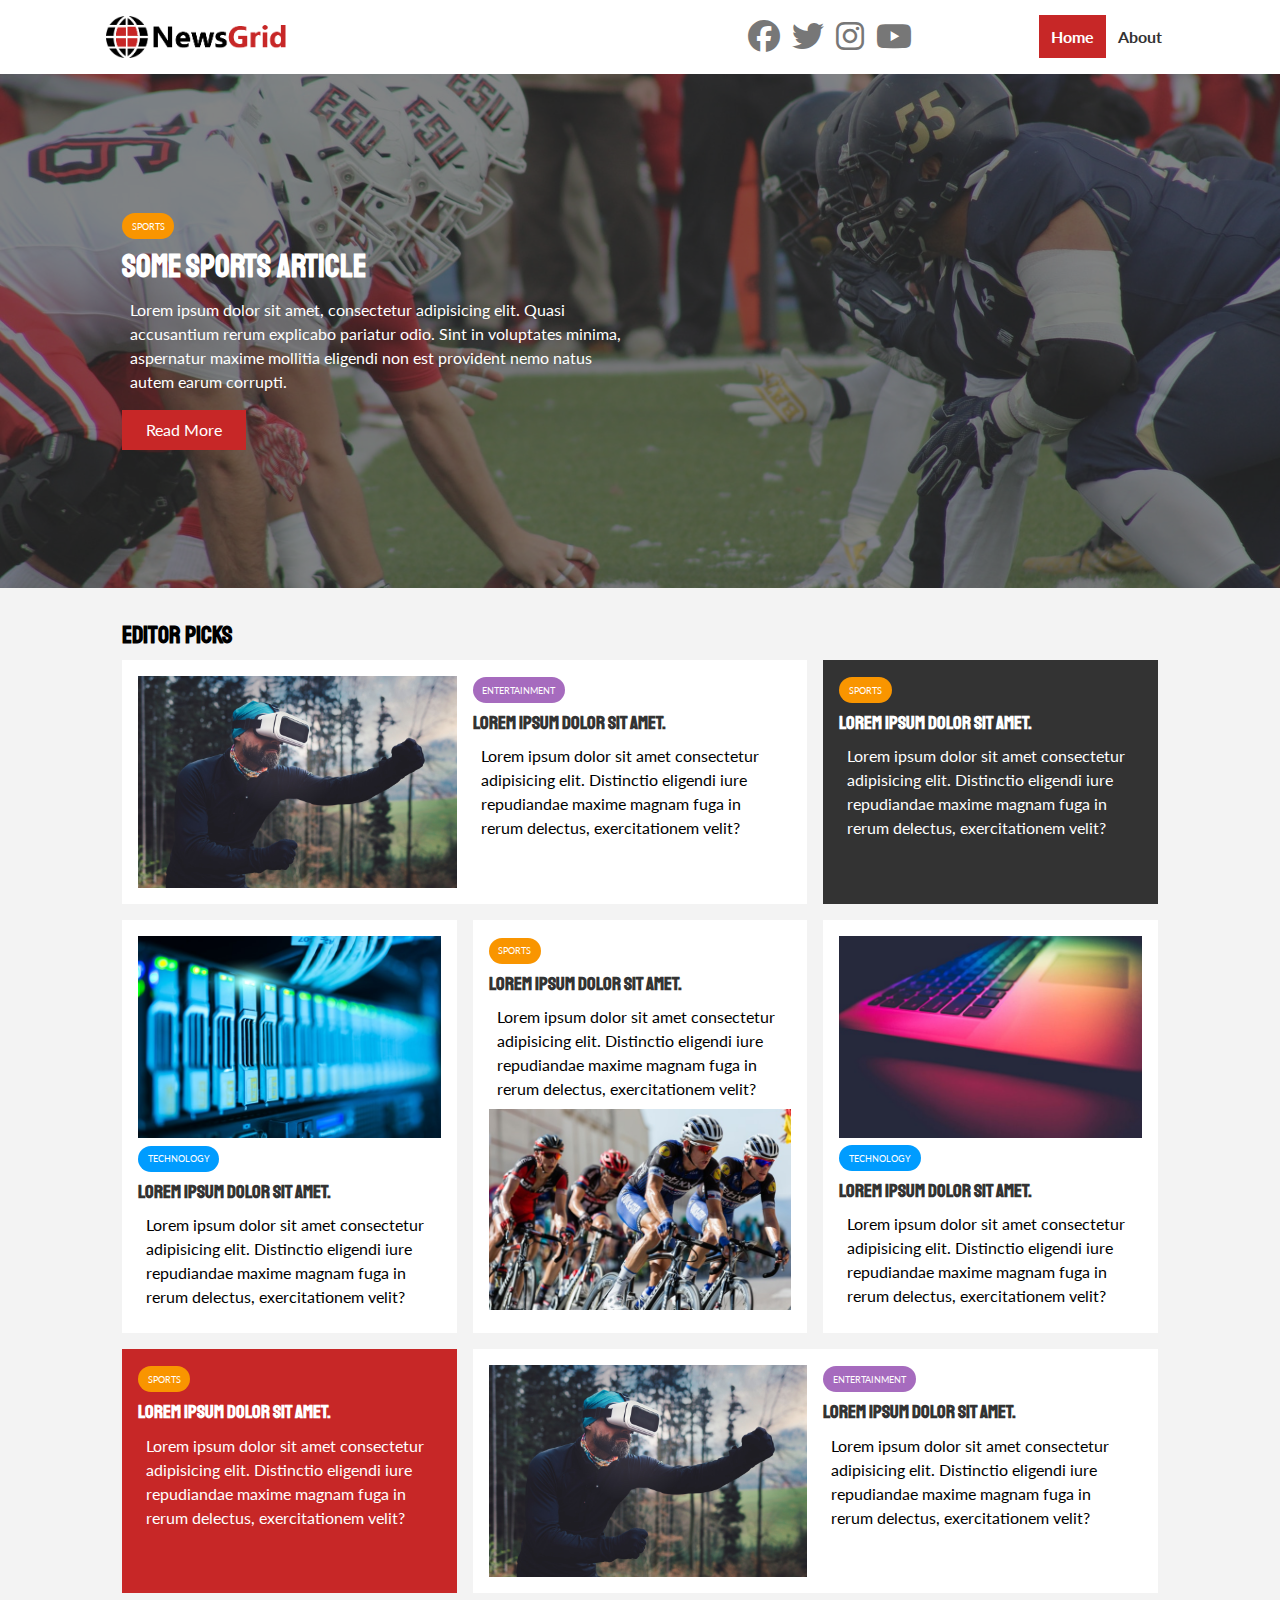
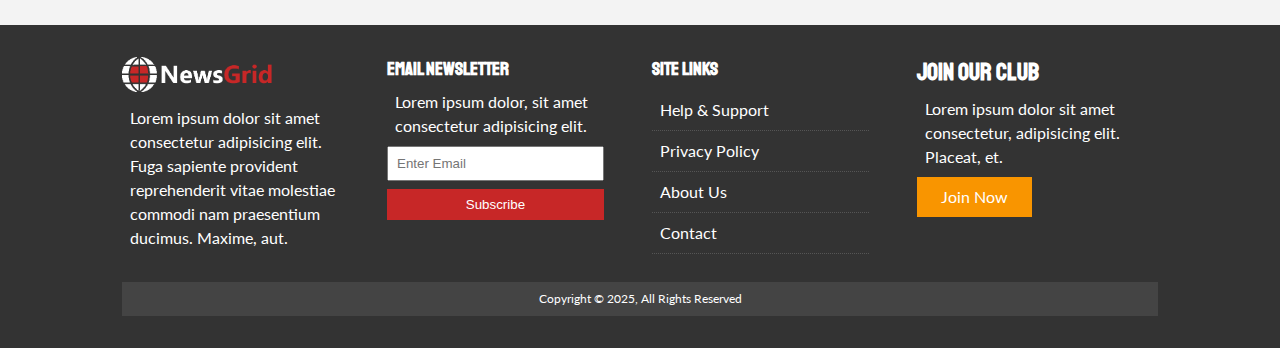
<file: index.html>
<!DOCTYPE html>
<html lang="en">
  <head>
    <meta charset="UTF-8" />
    <meta name="viewport" content="width=device-width, initial-scale=1.0" />
    <link
      rel="stylesheet"
      href="https://cdnjs.cloudflare.com/ajax/libs/font-awesome/6.7.2/css/all.min.css"
      integrity="sha512-Evv84Mr4kqVGRNSgIGL/F/aIDqQb7xQ2vcrdIwxfjThSH8CSR7PBEakCr51Ck+w+/U6swU2Im1vVX0SVk9ABhg=="
      crossorigin="anonymous"
      referrerpolicy="no-referrer"
    />
    <link rel="preconnect" href="https://fonts.googleapis.com" />
    <link rel="preconnect" href="https://fonts.gstatic.com" crossorigin />
    <link
      href="https://fonts.googleapis.com/css2?family=Lato&family=Staatliches&display=swap"
      rel="stylesheet"
    />
    <link rel="stylesheet" href="css/style.css" />
    <link
      rel="stylesheet"
      media="screen and (max-width: 768px)"
      href="css/mobile.css"
    />
    <link rel="shortcut icon" href="favicon.ico" type="image/x-icon" />
    <title>NewGrid | Latest News</title>
  </head>
  <body>
    <nav id="main-nav">
      <div class="container">
        <img src="img/logo.png" alt="NewGrid" class="logo" />
        <div class="social">
          <a href="http:facebook.com" target="_blank"
            ><i class="fab fa-facebook fa-2x"></i
          ></a>
          <a href="http:twitter.com" target="_blank"
            ><i class="fab fa-twitter fa-2x"></i
          ></a>
          <a href="http:instagram.com" target="_blank"
            ><i class="fab fa-instagram fa-2x"></i
          ></a>
          <a href="http:youtube.com" target="_blank"
            ><i class="fab fa-youtube fa-2x"></i
          ></a>
        </div>
        <ul>
          <li><a class="current" href="index.html">Home</a></li>
          <li><a href="about.html">About</a></li>
        </ul>
      </div>
    </nav>

    <!-- Showcase  -->
    <header id="showcase">
      <div class="container">
        <div class="showcase-container">
          <div class="showcase-content">
            <div class="category category-sports">Sports</div>
            <h1>Some Sports Article</h1>
            <p>
              Lorem ipsum dolor sit amet, consectetur adipisicing elit. Quasi
              accusantium rerum explicabo pariatur odio. Sint in voluptates
              minima, aspernatur maxime mollitia eligendi non est provident nemo
              natus autem earum corrupti.
            </p>
            <a href="article.html" class="btn btn-primary">Read More</a>
          </div>
        </div>
      </div>
    </header>

    <!-- Home Article -->
    <section id="home-articles" class="py-2">
      <div class="container">
        <h2>Editor Picks</h2>
        <div class="articles-container">
          <article class="card">
            <img src="img/articles/ent1.jpg" alt="" />
            <div>
              <div class="category category-ent">Entertainment</div>
              <h3>
                <a href="article.html">Lorem ipsum dolor sit amet.</a>
              </h3>
              <p>
                Lorem ipsum dolor sit amet consectetur adipisicing elit.
                Distinctio eligendi iure repudiandae maxime magnam fuga in rerum
                delectus, exercitationem velit?
              </p>
            </div>
          </article>
          <article class="card bg-dark">
            <div class="category category-sports">Sports</div>
            <h3>
              <a href="article.html">Lorem ipsum dolor sit amet.</a>
            </h3>
            <p>
              Lorem ipsum dolor sit amet consectetur adipisicing elit.
              Distinctio eligendi iure repudiandae maxime magnam fuga in rerum
              delectus, exercitationem velit?
            </p>
          </article>
          <article class="card">
            <img src="img/articles/tech1.jpg" alt="" />
            <div class="category category-tech">Technology</div>
            <h3>
              <a href="article.html">Lorem ipsum dolor sit amet.</a>
            </h3>
            <p>
              Lorem ipsum dolor sit amet consectetur adipisicing elit.
              Distinctio eligendi iure repudiandae maxime magnam fuga in rerum
              delectus, exercitationem velit?
            </p>
          </article>
          <article class="card">
            <div class="category category-sports">Sports</div>
            <h3>
              <a href="article.html">Lorem ipsum dolor sit amet.</a>
            </h3>
            <p>
              Lorem ipsum dolor sit amet consectetur adipisicing elit.
              Distinctio eligendi iure repudiandae maxime magnam fuga in rerum
              delectus, exercitationem velit?
            </p>
            <img src="img/articles/sports1.jpg" alt="" />
          </article>
          <article class="card">
            <img src="img/articles/tech2.jpg" alt="" />
            <div class="category category-tech">Technology</div>
            <h3>
              <a href="article.html">Lorem ipsum dolor sit amet.</a>
            </h3>
            <p>
              Lorem ipsum dolor sit amet consectetur adipisicing elit.
              Distinctio eligendi iure repudiandae maxime magnam fuga in rerum
              delectus, exercitationem velit?
            </p>
          </article>
          <article class="card bg-primary">
            <div class="category category-sports">Sports</div>
            <h3>
              <a href="article.html">Lorem ipsum dolor sit amet.</a>
            </h3>
            <p>
              Lorem ipsum dolor sit amet consectetur adipisicing elit.
              Distinctio eligendi iure repudiandae maxime magnam fuga in rerum
              delectus, exercitationem velit?
            </p>
          </article>
          <article class="card">
            <img src="img/articles/ent1.jpg" alt="" />
            <div>
              <div class="category category-ent">Entertainment</div>
              <h3>
                <a href="article.html">Lorem ipsum dolor sit amet.</a>
              </h3>
              <p>
                Lorem ipsum dolor sit amet consectetur adipisicing elit.
                Distinctio eligendi iure repudiandae maxime magnam fuga in rerum
                delectus, exercitationem velit?
              </p>
            </div>
          </article>
        </div>
      </div>
    </section>
    <!-- Footer -->
    <footer id="main-footer" class="py-2">
      <div class="container footer-container">
        <div>
          <img src="img/logo_light.png" alt="NewGrid" />
          <p>
            Lorem ipsum dolor sit amet consectetur adipisicing elit. Fuga
            sapiente provident reprehenderit vitae molestiae commodi nam
            praesentium ducimus. Maxime, aut.
          </p>
        </div>
        <div>
          <h3>Email Newsletter</h3>
          <p>Lorem ipsum dolor, sit amet consectetur adipisicing elit.</p>
          <form name="contact" method="POST" netlify>
            <input type="email" name="email" placeholder="Enter Email" />
            <input type="submit" value="Subscribe" class="btn btn-primary" />
          </form>
        </div>
        <div>
          <h3>Site Links</h3>
          <ul class="list">
            <li><a href="">Help & Support</a></li>
            <li><a href="">Privacy Policy</a></li>
            <li><a href="">About Us</a></li>
            <li><a href="">Contact</a></li>
          </ul>
        </div>
        <div>
          <h2>Join Our Club</h2>
          <p>
            Lorem ipsum dolor sit amet consectetur, adipisicing elit. Placeat,
            et.
          </p>
          <a href="" class="btn btn-secondary">Join Now</a>
        </div>
        <div>Copyright &copy; 2025, All Rights Reserved</div>
      </div>
    </footer>
  </body>
</html>
</file>
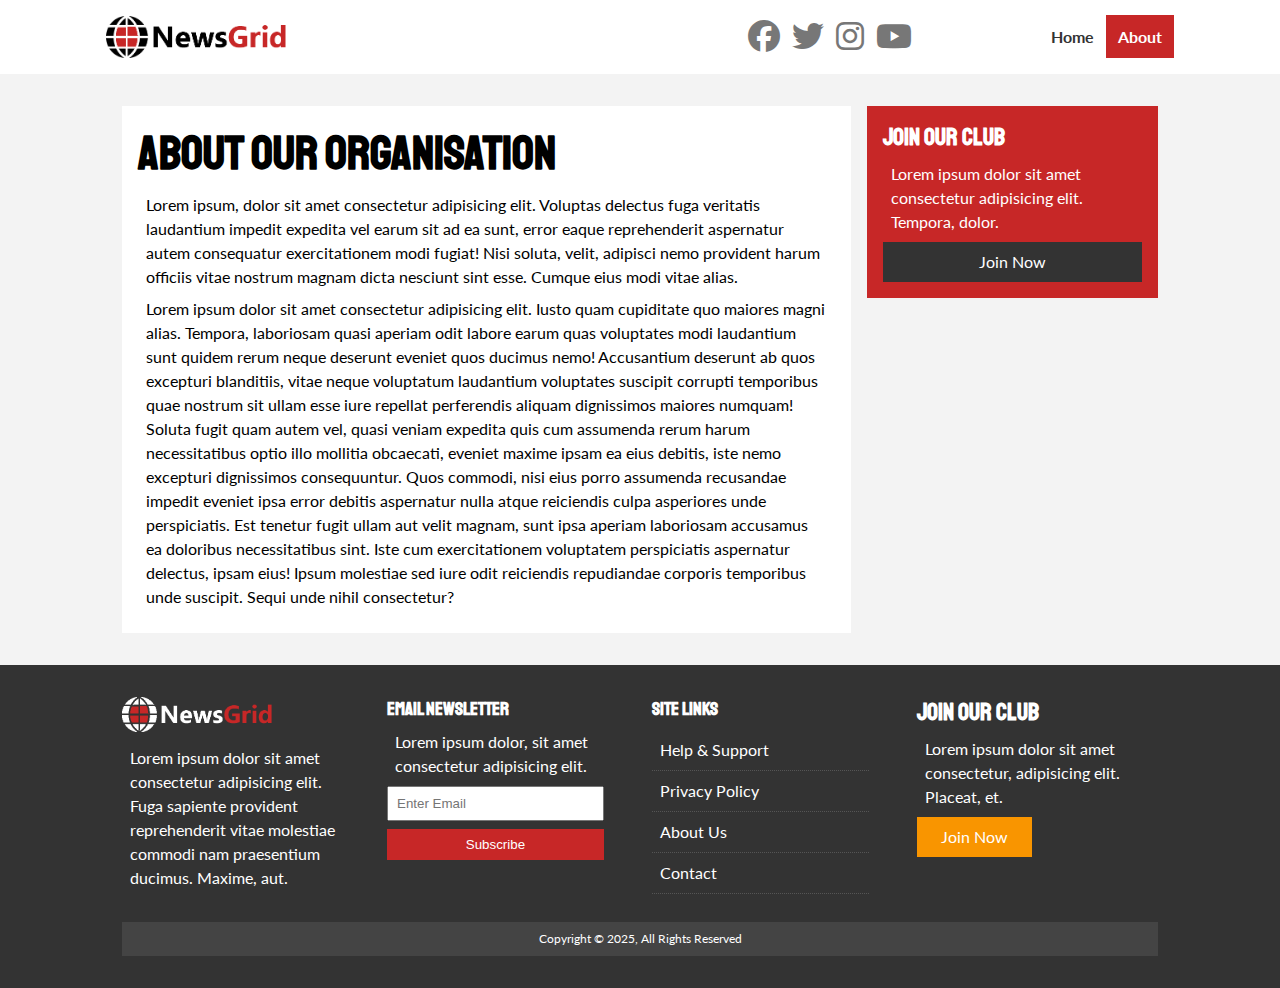
<file: about.html>
<!DOCTYPE html>
<html lang="en">
  <head>
    <meta charset="UTF-8" />
    <meta name="viewport" content="width=device-width, initial-scale=1.0" />
    <link
      rel="stylesheet"
      href="https://cdnjs.cloudflare.com/ajax/libs/font-awesome/6.7.2/css/all.min.css"
      integrity="sha512-Evv84Mr4kqVGRNSgIGL/F/aIDqQb7xQ2vcrdIwxfjThSH8CSR7PBEakCr51Ck+w+/U6swU2Im1vVX0SVk9ABhg=="
      crossorigin="anonymous"
      referrerpolicy="no-referrer"
    />
    <link rel="preconnect" href="https://fonts.googleapis.com" />
    <link rel="preconnect" href="https://fonts.gstatic.com" crossorigin />
    <link
      href="https://fonts.googleapis.com/css2?family=Lato&family=Staatliches&display=swap"
      rel="stylesheet"
    />
    <link rel="stylesheet" href="css/style.css" />
    <link
      rel="stylesheet"
      media="screen and (max-width: 768px)"
      href="css/mobile.css"
    />
    <link rel="shortcut icon" href="favicon.ico" type="image/x-icon" />
    <title>NewGrid | About</title>
  </head>
  <body>
    <nav id="main-nav">
      <div class="container">
        <img src="img/logo.png" alt="NewGrid" class="logo" />
        <div class="social">
          <a href="http:facebook.com" target="_blank"
            ><i class="fab fa-facebook fa-2x"></i
          ></a>
          <a href="http:twitter.com" target="_blank"
            ><i class="fab fa-twitter fa-2x"></i
          ></a>
          <a href="http:instagram.com" target="_blank"
            ><i class="fab fa-instagram fa-2x"></i
          ></a>
          <a href="http:youtube.com" target="_blank"
            ><i class="fab fa-youtube fa-2x"></i
          ></a>
        </div>
        <ul>
          <li><a href="index.html">Home</a></li>
          <li><a class="current" href="about.html">About</a></li>
        </ul>
      </div>
    </nav>
    <section id="about">
      <div class="container">
        <div class="page-container">
          <article class="card">
            <h1 class="l-heading">About Our Organisation</h1>
            <p>
              Lorem ipsum, dolor sit amet consectetur adipisicing elit. Voluptas
              delectus fuga veritatis laudantium impedit expedita vel earum sit
              ad ea sunt, error eaque reprehenderit aspernatur autem consequatur
              exercitationem modi fugiat! Nisi soluta, velit, adipisci nemo
              provident harum officiis vitae nostrum magnam dicta nesciunt sint
              esse. Cumque eius modi vitae alias.
            </p>
            <p>
              Lorem ipsum dolor sit amet consectetur adipisicing elit. Iusto
              quam cupiditate quo maiores magni alias. Tempora, laboriosam quasi
              aperiam odit labore earum quas voluptates modi laudantium sunt
              quidem rerum neque deserunt eveniet quos ducimus nemo! Accusantium
              deserunt ab quos excepturi blanditiis, vitae neque voluptatum
              laudantium voluptates suscipit corrupti temporibus quae nostrum
              sit ullam esse iure repellat perferendis aliquam dignissimos
              maiores numquam! Soluta fugit quam autem vel, quasi veniam
              expedita quis cum assumenda rerum harum necessitatibus optio illo
              mollitia obcaecati, eveniet maxime ipsam ea eius debitis, iste
              nemo excepturi dignissimos consequuntur. Quos commodi, nisi eius
              porro assumenda recusandae impedit eveniet ipsa error debitis
              aspernatur nulla atque reiciendis culpa asperiores unde
              perspiciatis. Est tenetur fugit ullam aut velit magnam, sunt ipsa
              aperiam laboriosam accusamus ea doloribus necessitatibus sint.
              Iste cum exercitationem voluptatem perspiciatis aspernatur
              delectus, ipsam eius! Ipsum molestiae sed iure odit reiciendis
              repudiandae corporis temporibus unde suscipit. Sequi unde nihil
              consectetur?
            </p>
          </article>
          <aside class="card bg-primary">
            <h2>join our club</h2>
            <p>Lorem ipsum dolor sit amet consectetur adipisicing elit. Tempora, dolor.</p>
            <a href="" class="btn btn-dark btn-block">Join Now</a>
          </aside>
        </div>
      </div>
    </section>
    <!-- Footer -->
    <footer id="main-footer" class="py-2">
      <div class="container footer-container">
        <div>
          <img src="img/logo_light.png" alt="NewGrid" />
          <p>
            Lorem ipsum dolor sit amet consectetur adipisicing elit. Fuga
            sapiente provident reprehenderit vitae molestiae commodi nam
            praesentium ducimus. Maxime, aut.
          </p>
        </div>
        <div>
          <h3>Email Newsletter</h3>
          <p>Lorem ipsum dolor, sit amet consectetur adipisicing elit.</p>
           <form name="contact" method="POST" netlify>
            <input type="email" name="email" placeholder="Enter Email" />
            <input type="submit" value="Subscribe" class="btn btn-primary" />
          </form>
        </div>
        <div>
          <h3>Site Links</h3>
          <ul class="list">
            <li><a href="">Help & Support</a></li>
            <li><a href="">Privacy Policy</a></li>
            <li><a href="">About Us</a></li>
            <li><a href="">Contact</a></li>
          </ul>
        </div>
        <div>
          <h2>Join Our Club</h2>
          <p>
            Lorem ipsum dolor sit amet consectetur, adipisicing elit. Placeat,
            et.
          </p>
          <a href="" class="btn btn-secondary">Join Now</a>
        </div>
        <div>Copyright &copy; 2025, All Rights Reserved</div>
      </div>
    </footer>
  </body>
</html>
</file>
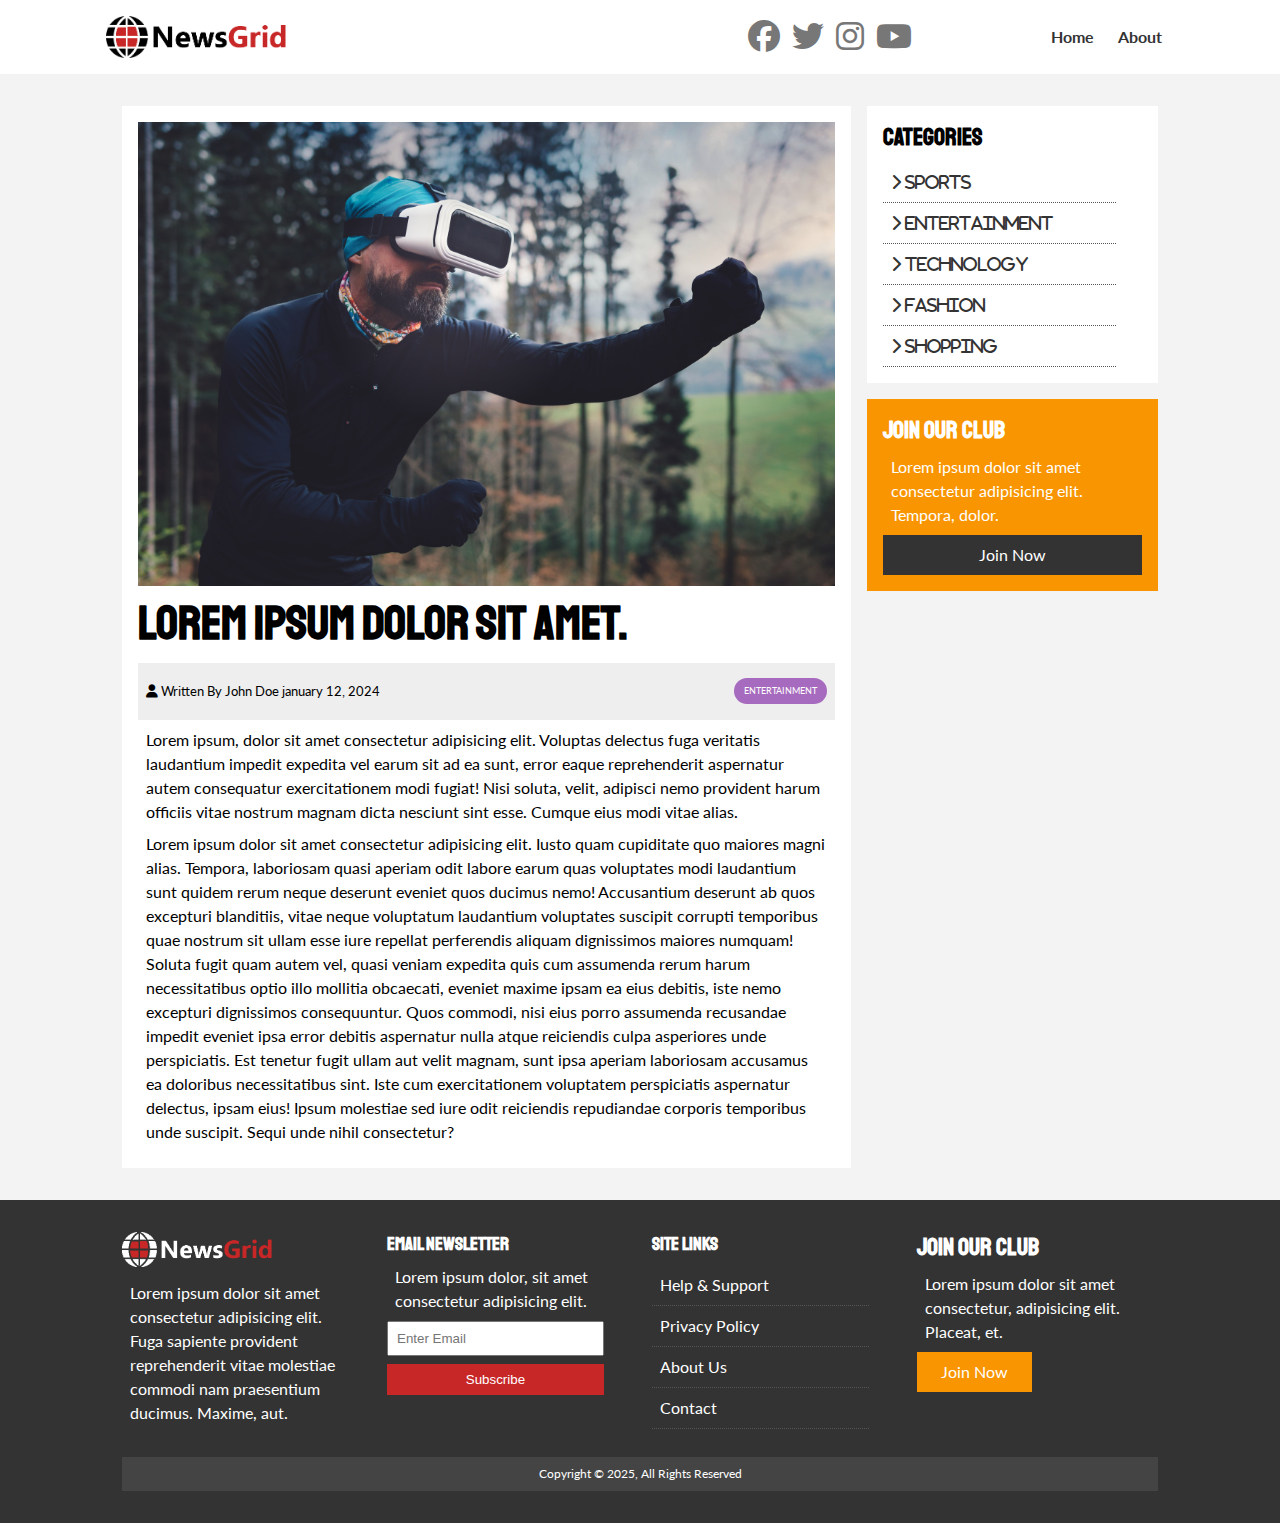
<file: article.html>
<!DOCTYPE html>
<html lang="en">
  <head>
    <meta charset="UTF-8" />
    <meta name="viewport" content="width=device-width, initial-scale=1.0" />
    <link
      rel="stylesheet"
      href="https://cdnjs.cloudflare.com/ajax/libs/font-awesome/6.7.2/css/all.min.css"
      integrity="sha512-Evv84Mr4kqVGRNSgIGL/F/aIDqQb7xQ2vcrdIwxfjThSH8CSR7PBEakCr51Ck+w+/U6swU2Im1vVX0SVk9ABhg=="
      crossorigin="anonymous"
      referrerpolicy="no-referrer"
    />
    <link rel="preconnect" href="https://fonts.googleapis.com" />
    <link rel="preconnect" href="https://fonts.gstatic.com" crossorigin />
    <link
      href="https://fonts.googleapis.com/css2?family=Lato&family=Staatliches&display=swap"
      rel="stylesheet"
    />
    <link rel="stylesheet" href="css/style.css" />
    <link
      rel="stylesheet"
      media="screen and (max-width: 768px)"
      href="css/mobile.css"
    />
    <link rel="shortcut icon" href="favicon.ico" type="image/x-icon" />
    <title>NewGrid | Latest News</title>
  </head>
  <body>
    <nav id="main-nav">
      <div class="container">
        <img src="img/logo.png" alt="NewGrid" class="logo" />
        <div class="social">
          <a href="http:facebook.com" target="_blank"
            ><i class="fab fa-facebook fa-2x"></i
          ></a>
          <a href="http:twitter.com" target="_blank"
            ><i class="fab fa-twitter fa-2x"></i
          ></a>
          <a href="http:instagram.com" target="_blank"
            ><i class="fab fa-instagram fa-2x"></i
          ></a>
          <a href="http:youtube.com" target="_blank"
            ><i class="fab fa-youtube fa-2x"></i
          ></a>
        </div>
        <ul>
          <li><a href="index.html">Home</a></li>
          <li><a href="about.html">About</a></li>
        </ul>
      </div>
    </nav>
    <section id="article">
      <div class="container">
        <div class="page-container">
          <article class="card">
            <img src="img/articles/ent1.jpg" alt="">
            <h1 class="l-heading">Lorem ipsum dolor sit amet.</h1>
            <div class="meta">
                <small>
                    <i class="fas fa-user"></i> Written By John Doe january 12, 2024
                </small>
                <div class="category category-ent">Entertainment</div>
            </div>
            <p>
              Lorem ipsum, dolor sit amet consectetur adipisicing elit. Voluptas
              delectus fuga veritatis laudantium impedit expedita vel earum sit
              ad ea sunt, error eaque reprehenderit aspernatur autem consequatur
              exercitationem modi fugiat! Nisi soluta, velit, adipisci nemo
              provident harum officiis vitae nostrum magnam dicta nesciunt sint
              esse. Cumque eius modi vitae alias.
            </p>
            <p>
              Lorem ipsum dolor sit amet consectetur adipisicing elit. Iusto
              quam cupiditate quo maiores magni alias. Tempora, laboriosam quasi
              aperiam odit labore earum quas voluptates modi laudantium sunt
              quidem rerum neque deserunt eveniet quos ducimus nemo! Accusantium
              deserunt ab quos excepturi blanditiis, vitae neque voluptatum
              laudantium voluptates suscipit corrupti temporibus quae nostrum
              sit ullam esse iure repellat perferendis aliquam dignissimos
              maiores numquam! Soluta fugit quam autem vel, quasi veniam
              expedita quis cum assumenda rerum harum necessitatibus optio illo
              mollitia obcaecati, eveniet maxime ipsam ea eius debitis, iste
              nemo excepturi dignissimos consequuntur. Quos commodi, nisi eius
              porro assumenda recusandae impedit eveniet ipsa error debitis
              aspernatur nulla atque reiciendis culpa asperiores unde
              perspiciatis. Est tenetur fugit ullam aut velit magnam, sunt ipsa
              aperiam laboriosam accusamus ea doloribus necessitatibus sint.
              Iste cum exercitationem voluptatem perspiciatis aspernatur
              delectus, ipsam eius! Ipsum molestiae sed iure odit reiciendis
              repudiandae corporis temporibus unde suscipit. Sequi unde nihil
              consectetur?
            </p>
          </article>
          <aside id="categories" class="card">
            <h2>categories</h2>
            <ul class="list">
                <li><a href="#"><i class="fas fa-chevron-right"> Sports</i></a></li>
                <li><a href="#"><i class="fas fa-chevron-right"> Entertainment</i></a></li>
                <li><a href="#"><i class="fas fa-chevron-right"> Technology</i></a></li>
                <li><a href="#"><i class="fas fa-chevron-right"> Fashion</i></a></li>
                <li><a href="#"><i class="fas fa-chevron-right"> Shopping </i></a></li>
            </ul>
          </aside>
          <aside class="card bg-secondary">
            <h2>join our club</h2>
            <p>Lorem ipsum dolor sit amet consectetur adipisicing elit. Tempora, dolor.</p>
            <a href="" class="btn btn-dark btn-block">Join Now</a>
          </aside>
        </div>
      </div>
    </section>
    <!-- Footer -->
    <footer id="main-footer" class="py-2">
      <div class="container footer-container">
        <div>
          <img src="img/logo_light.png" alt="NewGrid" />
          <p>
            Lorem ipsum dolor sit amet consectetur adipisicing elit. Fuga
            sapiente provident reprehenderit vitae molestiae commodi nam
            praesentium ducimus. Maxime, aut.
          </p>
        </div>
        <div>
          <h3>Email Newsletter</h3>
          <p>Lorem ipsum dolor, sit amet consectetur adipisicing elit.</p>
             <form name="contact" method="POST" netlify>
            <input type="email" name="email" placeholder="Enter Email" />
            <input type="submit" value="Subscribe" class="btn btn-primary" />
          </form>
        </div>
        <div>
          <h3>Site Links</h3>
          <ul class="list">
            <li><a href="">Help & Support</a></li>
            <li><a href="">Privacy Policy</a></li>
            <li><a href="">About Us</a></li>
            <li><a href="">Contact</a></li>
          </ul>
        </div>
        <div>
          <h2>Join Our Club</h2>
          <p>
            Lorem ipsum dolor sit amet consectetur, adipisicing elit. Placeat,
            et.
          </p>
          <a href="" class="btn btn-secondary">Join Now</a>
        </div>
        <div>Copyright &copy; 2025, All Rights Reserved</div>
      </div>
    </footer>
  </body>
</html>
</file>
<file: css/style.css>
:root {
  --primary-color: #c72727;
  --secondary-color: #f99500;
  --light-color: #f3f3f3;
  --dark-color: #333;
  --max-width: 1100px;
}

.category {
  --sports-color: #f99500;
  --ent-color: #a66bbe;
  --tech-color: #009cff;
}

* {
  margin: 0;
  padding: 0;
  box-sizing: border-box;
}

body {
  font-family: "Lato", sans-serif;
  line-height: 1.5;
  background: var(--light-color);
}

a {
  color: #333;
  text-decoration: none;
}

ul {
  list-style: none;
}

img {
  width: 100%;
}
h1,
h2,
h3,
h4,
h5,
h6 {
  font-family: "Staatliches", cursive;
  margin-bottom: 0.55rem;
  line-height: 1.3;
}

p {
  margin: 0.5rem;
}
/* Utility */
.container {
  max-width: var(--max-width);
  margin: auto;
  padding: 0 2rem;
  overflow: hidden;
}

.category {
  display: inline-block;
  color: #fff;
  font-size: 0.55rem;
  text-transform: uppercase;
  padding: 0.4rem 0.6rem;
  border-radius: 15px;
  margin-bottom: 0.5rem;
}
.category-sports {
  background: var(--sports-color);
}
.category-ent {
  background: var(--ent-color);
}
.category-tech {
  background: var(--tech-color);
}

.btn {
  display: inline-block;
  border: none;
  background: var(--dark-color);
  color: #fff;
  padding: 0.5rem 1.5rem;
}
.btn-light {
  background: var(--light-color);
}
.btn-primary {
  background: var(--primary-color);
}
.btn-secondary {
  background: var(--secondary-color);
}
.btn-block {
  display: block;
  width: 100%;
  text-align: center;
}

.btn:hover {
  opacity: 0.8;
}

.card {
  background: #fff;
  padding: 1rem;
}

.bg-dark {
  background: var(--dark-color);
  color: #fff;
}
.bg-primary {
  background: var(--primary-color);
  color: #fff;
}
.bg-secondary {
  background: var(--secondary-color);
  color: #fff;
}
.py-1 {
  padding: 1.5rem 0;
}
.py-2 {
  padding: 2rem 0;
}
.py-3 {
  padding: 3rem 0;
}
.p-1 {
  padding: 1.5rem;
}
.p-2 {
  padding: 2rem;
}
.p-3 {
  padding: 3rem;
}

.bg-dark h1,
.bg-dark h2 .bg-dark h3,
.bg-dark a,
.bg-primary h1,
.bg-primary h2,
.bg-primary h3,
.bg-primary a,
.bg-secondary h1,
.bg-secondary h2,
.bg-secondary h3,
.bg-secondary a {
  color: #fff;
}

.list li {
  padding: .5rem;
  border-bottom: #555 dotted 1px;
  width: 90%;
}

.list li a:hover {
  color: var(--primary-color) !important;
}
/* Inner page container */
.page-container {
  display: grid;
  grid-template-columns: 5fr 2fr;
  margin: 2rem 0;
  grid-gap: 1rem;
}

.page-container > *:first-child {
  grid-row: 1 / span 3;
}

.l-heading {
  font-size: 3rem;
}


/* Navigation */
#main-nav {
  background: #fff;
  position: sticky;
  top: 0;
  z-index: 2;
}
#main-nav .container {
  display: grid;
  grid-template-columns: 6fr 3fr 2fr;
  padding: 1rem;
  align-items: center;
}
#main-nav .logo {
  width: 180px;
}

#main-nav ul {
  justify-self: end;
  display: flex;
}

#main-nav ul a {
  padding: 0.75rem;
  font-weight: bold;
}

#main-nav ul a.current {
  background: var(--primary-color);
  color: #fff;
}
#main-nav ul a:hover {
  background: var(--light-color);
  color: var(--dark-color);
}

#main-nav .social {
  justify-self: center;
}
#main-nav .social i {
  color: #777;
  margin-right: 0.5rem;
}

/* Showcase */
#showcase {
  color: #fff;
  background: #333;
  position: relative;
  padding: 2rem;
}
#showcase::before {
  content: "";
  background: url(../img/featured.jpg) no-repeat center center/cover;
  position: absolute;
  top: 0;
  left: 0;
  width: 100%;
  height: 100%;
  opacity: 0.4;
}

#showcase .showcase-container {
  display: grid;
  grid-template-columns: repeat(2, 1fr);
  justify-content: center;
  align-items: center;
  height: 50vh;
}

#showcase .showcase-content {
  z-index: 1;
}
#showcase .showcase-content p {
  margin-bottom: 1rem;
}

/* Home Article */
#home-articles .articles-container {
  display: grid;
  grid-template-columns: repeat(3, 1fr);
  grid-gap: 1rem;
}
#home-articles .articles-container > *:first-child,
#home-articles .articles-container > *:last-child {
  display: grid;
  grid-template-columns: repeat(2, 1fr);
  grid-gap: 1rem;
  grid-column: 1 / span 2;
}
#home-articles .articles-container > *:last-child {
  grid-column: 2 / span 2;
}

/* Article */
#article .meta {
  display: flex;
  justify-content: space-between;
  align-items: center;
  background: #eee;
  padding: 0.5rem ;
}
#article .meta .category {
  margin-top: 0.4rem;
}
/* footer */
#main-footer {
  background: var(--dark-color);
  color: #fff;

}
#main-footer img {
  width: 150px;
}
#main-footer a {
  color: #fff;
}
#main-footer .footer-container {
  display: grid;
  grid-template-columns: repeat(4,1fr);
  grid-gap: 1.5rem;
}
#main-footer .footer-container > *:last-child{
  background: #444;
  grid-column: 1/ span 4;
  padding: .5rem;
  text-align: center;
  font-size: 0.75rem;
}

#main-footer .footer-container input[type="email"]{
  width: 90%;
  padding: 0.5rem;
  margin-bottom: 0.5rem;
}
#main-footer .footer-container input[type="submit"]{
  width: 90%;
}
</file>
<file: css/mobile.css>
/* Navigator */
#main-nav .social {
  display: none !important;
}

#main-nav .container {
  grid-template-columns: 1fr;
  grid-gap: 1.2rem;
}

#main-nav ul,
#main-nav .logo {
  justify-self: center;
}
#main-nav ul li a {
  padding: 0.5rem;
}
#home-articles .articles-container {
  grid-template-columns: repeat(2, 1fr);
}

#home-articles .articles-container > *:first-child,
#home-articles .articles-container > *:last-child {
  grid-template-columns: 1fr;
  grid-column: 1;
}

@media (max-width: 600px) {
  /* Stack Grid Item */
  #showcase .showcase-container,
  #home-articles .articles-container,
  #main-footer .footer-container {
    grid-template-columns: 1fr;
  }
  #main-footer .footer-container > *:last-child {
    grid-column: 1;
  }
  #main-footer .footer-container > * {
    border-bottom: #444 dotted 1px;
    padding-bottom: 1rem;
  }
  #main-footer .footer-container > *:nth-child(3) {
    border-bottom: none;
  }
  .page-container {
    grid-template-columns: 1fr;
    text-align: center;
  }
  .page-container > *:first-child {
    grid-column: 1;
  }
  .l-heading {
    font-size: 2rem;
  }
}
</file>
